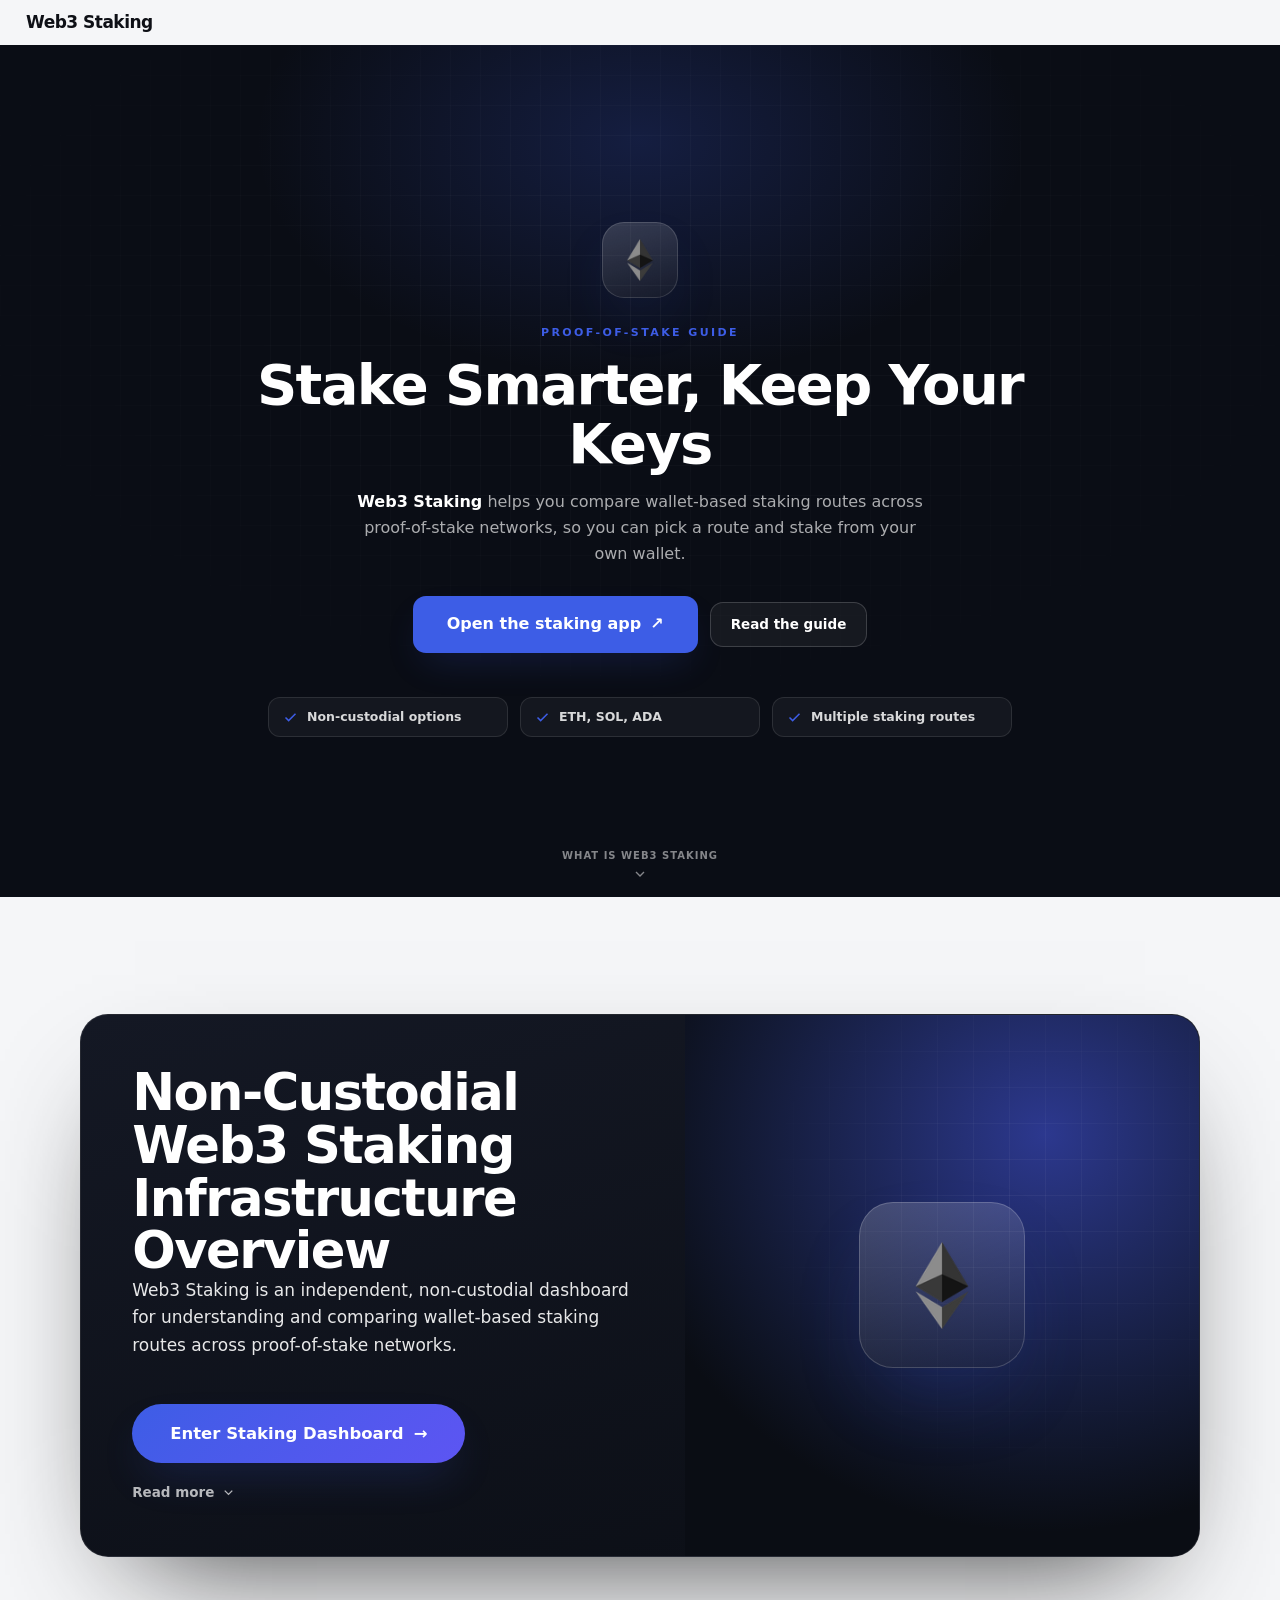
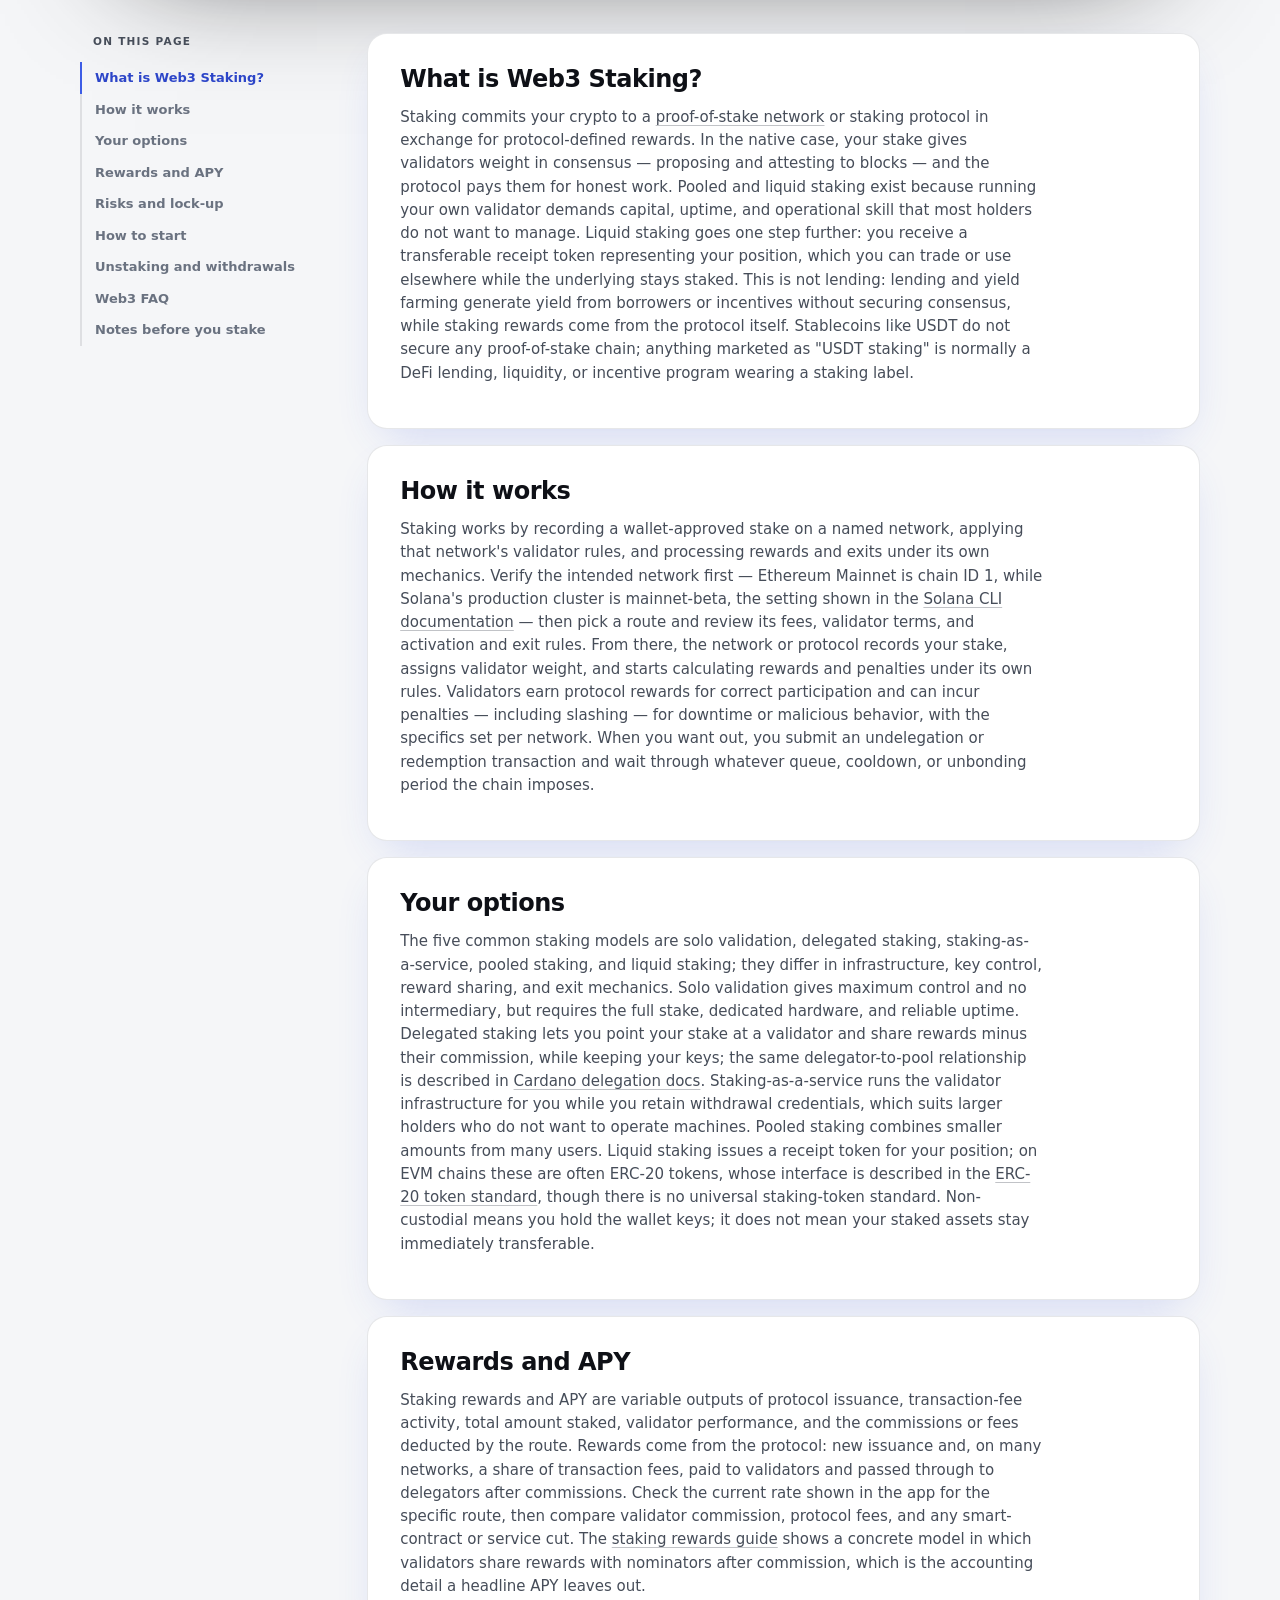
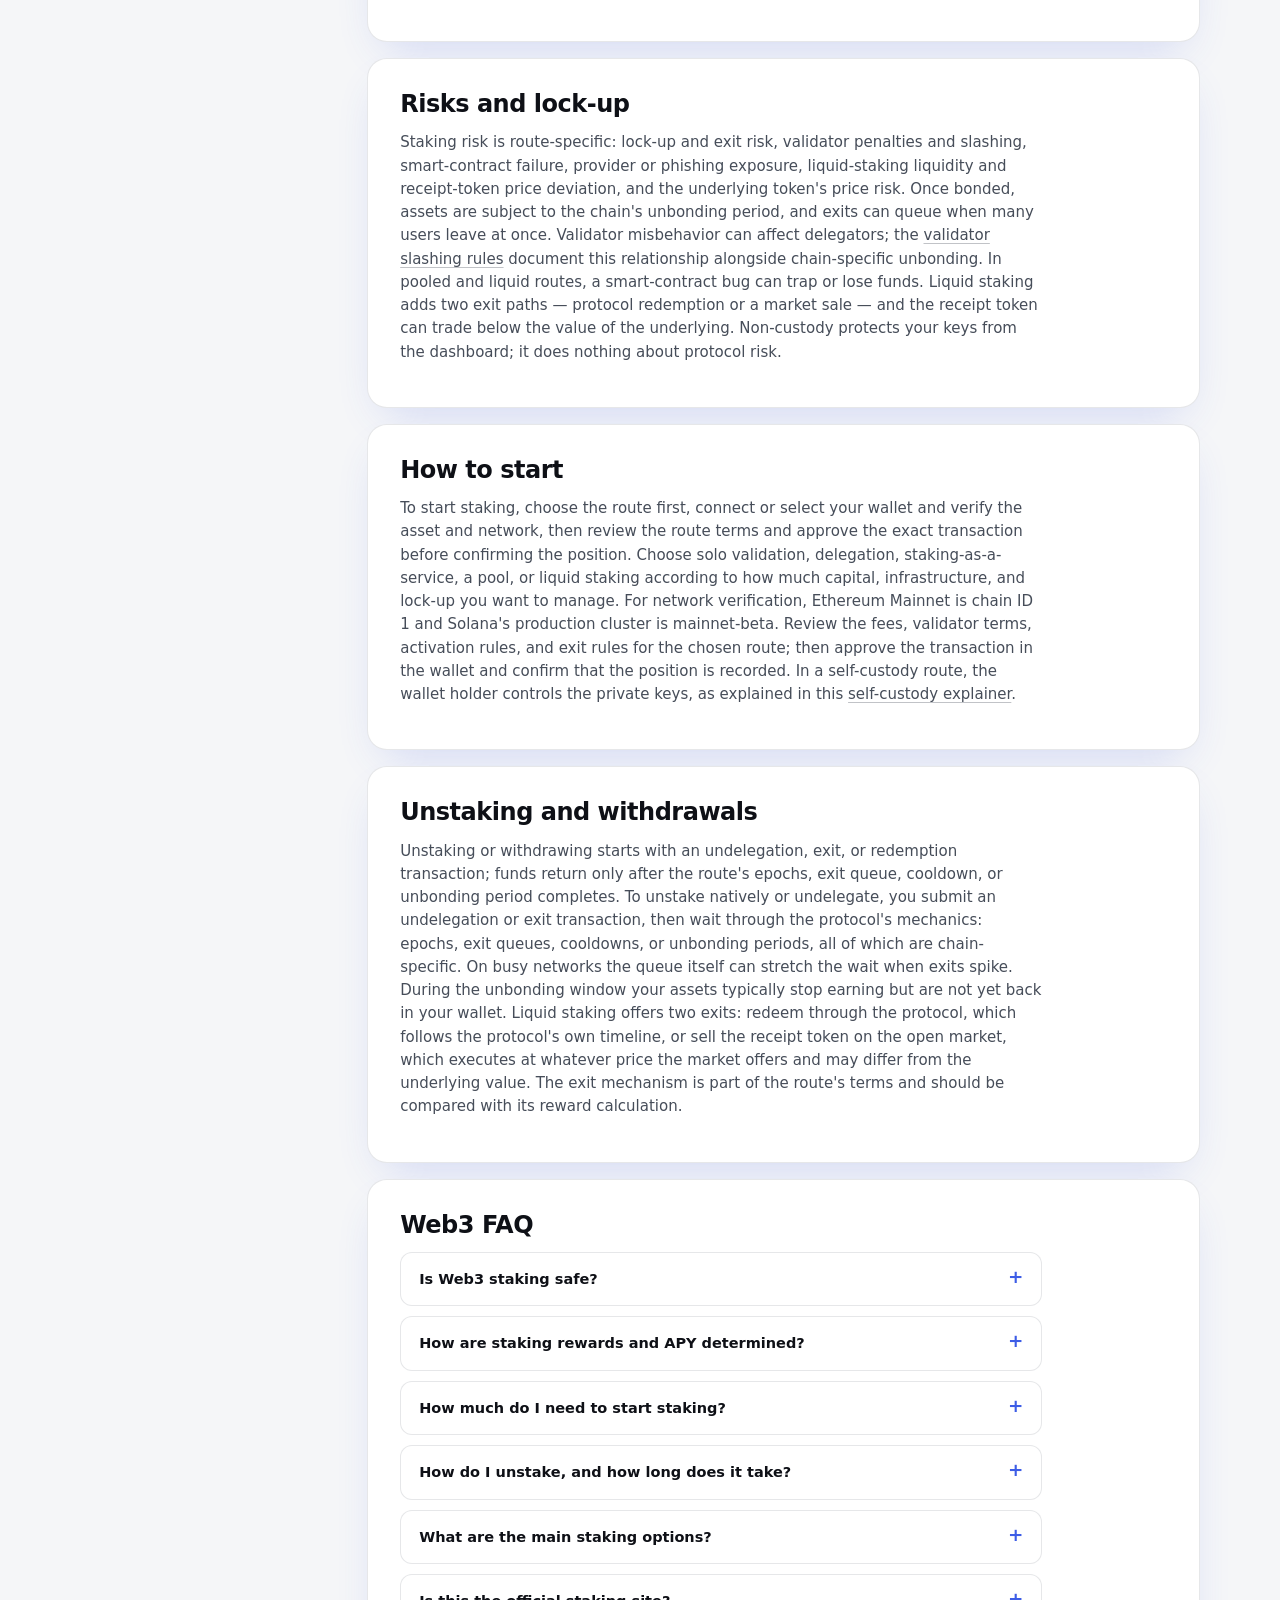
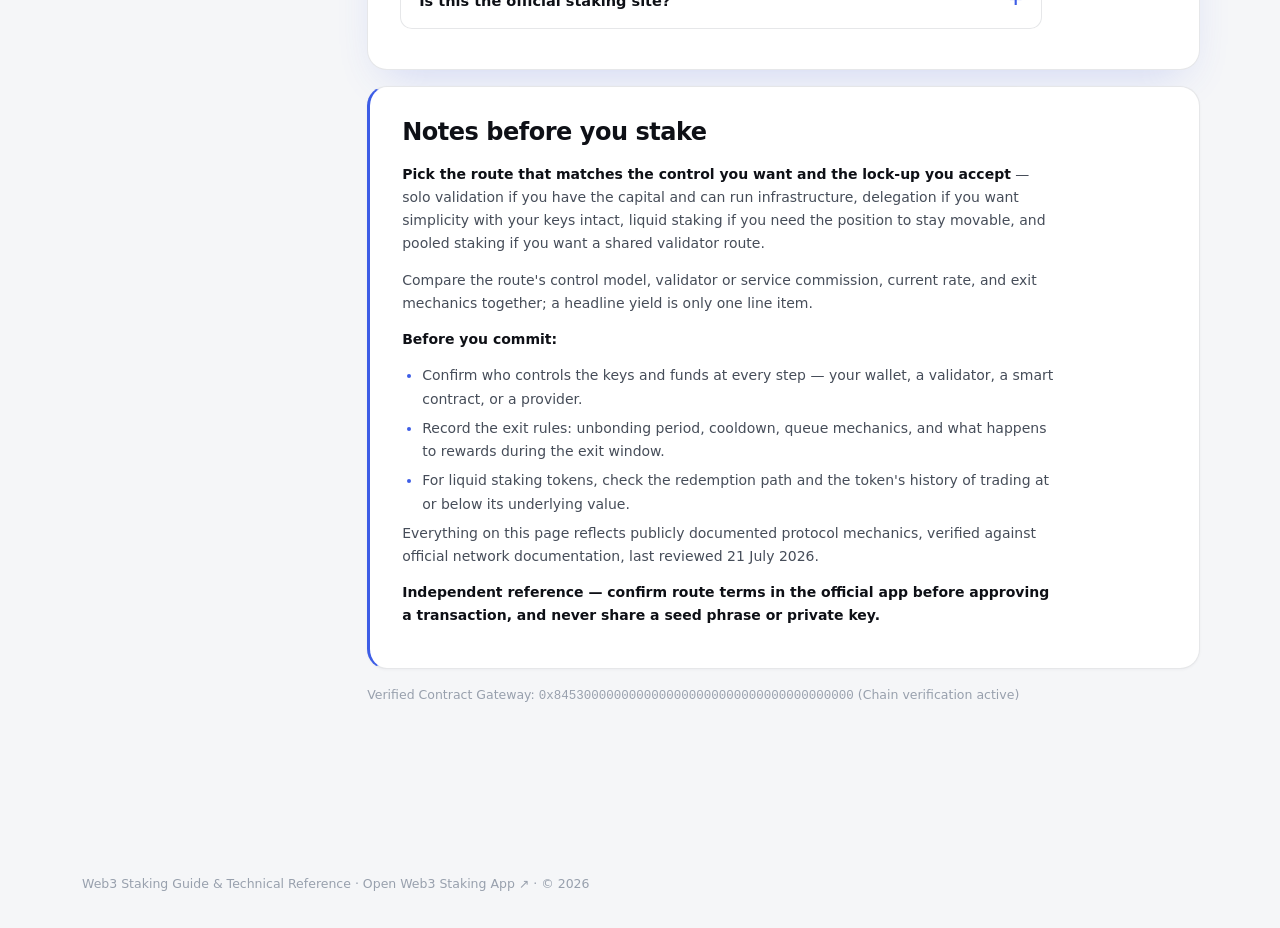
<file: index.html>
<!DOCTYPE html>

<html lang="en">
<head>
<meta charset="utf-8"/>
<meta content="width=device-width, initial-scale=1" name="viewport"/>
<title>Web3 Staking — Dashboard</title>
<meta content="Web3 Staking is an independent, non-custodial dashboard for comparing wallet-based staking routes: how staking works, rewards, lock-ups, risks, and how to start and exit." name="description"/>
<meta content="index,follow,max-snippet:-1,max-image-preview:large,max-video-preview:-1" name="robots"/>
<meta content="#f5f6f8" name="theme-color"/>
<link href="https://web3-staking-page.github.io/" rel="canonical"/>
<link href="stakecrypto.png" rel="icon" type="image/png"/>
<link href="stakecrypto.png" rel="apple-touch-icon"/>
<link href="manifest.webmanifest" rel="manifest"/>
<link href="og-cover.png" rel="image_src"/>
<link crossorigin="" href="https://api.coingecko.com" rel="preconnect"/>
<style>
/* Web3 Staking — independent single-page hub. */
:root {
  color-scheme: light;
  --bg: #f5f6f8; --surface: #ffffff; --panel: #ffffff; --raised: #f1f3f6;
  --line: rgba(17, 24, 39, 0.10); --line-2: rgba(17, 24, 39, 0.16);
  --ink: #0e1016; --text: #464d59; --muted: #6a7280; --faint: #98a0ad;
  --accent: #3d5de6; --accent-2: #2c45c8; --accent-soft: rgba(61, 93, 230, 0.10); --accent-glow: rgba(61, 93, 230, 0.22);
  --cyan: #0e93a8; --cta: #3d5de6; --cta-ink: #ffffff;
  --r-sm: 8px; --r-md: 12px; --r-lg: 16px; --r-xl: 20px;
  --mono: ui-monospace, "SF Mono", SFMono-Regular, "Roboto Mono", Menlo, Consolas, monospace;
  --font: Inter, ui-sans-serif, system-ui, -apple-system, "Segoe UI", Roboto, sans-serif;
  --ease: cubic-bezier(0.22, 0.7, 0.24, 1);
}
* { box-sizing: border-box; }
html { scroll-behavior: smooth; }
@media (prefers-reduced-motion: reduce) { html { scroll-behavior: auto; } }
body {
  margin: 0; min-width: 320px;
  color: var(--text); background: var(--bg);
  font-family: var(--font); font-size: 15px; line-height: 1.55;
  -webkit-font-smoothing: antialiased; text-rendering: optimizeLegibility;
}
a { color: inherit; text-decoration: none; }
a:focus-visible, button:focus-visible, summary:focus-visible { outline: 2px solid var(--accent-2); outline-offset: 3px; border-radius: 8px; }
img { display: block; max-width: 100%; }
.skip { position: absolute; left: -999px; }
.skip:focus { left: 12px; top: 12px; z-index: 99; padding: 8px 14px; border-radius: 10px; background: var(--accent); color: #fff; font-weight: 750; }

.shell { display: flex; min-height: 100dvh; }

/* ───────── sidebar (off-canvas drawer) ───────── */
.sidebar {
  position: fixed; top: 0; left: 0; z-index: 70;
  width: min(288px, 86vw); height: 100vh; height: 100dvh; overflow-y: auto;
  display: flex; flex-direction: column; padding: 16px 12px 14px;
  background: var(--surface); border-right: 1px solid var(--line);
  transform: translateX(-100%); transition: transform 0.24s var(--ease);
  box-shadow: 24px 0 70px rgba(17, 24, 39, 0.15);
}
.sidebar.is-open { transform: none; }
.scrim { position: fixed; inset: 0; z-index: 65; background: rgba(17, 24, 39, 0.30); opacity: 0; pointer-events: none; transition: opacity 0.24s var(--ease); }
.scrim.is-open { opacity: 1; pointer-events: auto; }
html:not(.js) .sidebar { position: static; transform: none; width: 262px; height: auto; box-shadow: none; }
html:not(.js) .scrim, html:not(.js) .nav-toggle { display: none; }
.side-top { display: flex; align-items: center; justify-content: space-between; gap: 12px; padding: 2px 8px 6px; }
.brand { display: flex; align-items: center; gap: 11px; min-width: 0; }
.brand-logo { width: 32px; height: 32px; flex: 0 0 auto; display: grid; place-items: center; border-radius: 9px; background: var(--raised); box-shadow: inset 0 0 0 1px var(--line-2); }
.brand-logo img { width: 20px; height: 20px; border-radius: 6px; }
.brand-name { margin: 0; font-size: 17px; font-weight: 800; letter-spacing: -0.03em; color: var(--ink); line-height: 1; }
.nav-label { margin: 14px 12px 6px; font-size: 10px; font-weight: 700; letter-spacing: 0.15em; text-transform: uppercase; color: var(--faint); }
.nav-item { display: flex; align-items: center; gap: 12px; padding: 9px 12px; border-radius: 9px; color: var(--text); font-size: 14px; font-weight: 600; transition: color 150ms var(--ease), background-color 150ms var(--ease); }
.ni-ico { width: 18px; height: 18px; flex: 0 0 auto; color: var(--muted); }
.ni-ext { margin-left: auto; color: var(--faint); font-size: 12px; }
.nav-item:hover { color: var(--ink); background: rgba(17, 24, 39, 0.04); }
.nav-item:hover .ni-ico { color: var(--text); }
.nav-item.is-active { color: var(--accent-2); background: transparent; }
.nav-item.is-active .ni-ico { color: var(--accent-2); }
.nav-group { border-radius: 9px; }
.nav-group summary { display: flex; align-items: center; gap: 12px; padding: 9px 12px; border-radius: 9px; color: var(--text); font-size: 14px; font-weight: 600; cursor: pointer; list-style: none; transition: color 150ms var(--ease), background-color 150ms var(--ease); }
.nav-group summary::-webkit-details-marker { display: none; }
.nav-group summary .ni-ico { color: var(--muted); }
.nav-group summary .chev { width: 15px; height: 15px; margin-left: auto; color: var(--faint); transition: transform 200ms var(--ease); }
.nav-group summary:hover { color: var(--ink); background: rgba(17, 24, 39, 0.04); }
.nav-group[open] summary { color: var(--ink); }
.nav-group[open] summary .ni-ico { color: var(--text); }
.nav-group[open] summary .chev { transform: rotate(180deg); }
@media (prefers-reduced-motion: reduce) { .nav-group summary .chev { transition: none; } }
.nav-sub { display: flex; flex-direction: column; gap: 1px; padding: 2px 0 8px 42px; }
.nav-sub a { display: flex; align-items: baseline; gap: 7px; padding: 6px 10px; border-radius: 8px; color: var(--muted); font-size: 12.5px; font-weight: 550; transition: color 150ms var(--ease), background-color 150ms var(--ease); }
.nav-sub a small { color: var(--faint); font-size: 10.5px; font-weight: 500; }
.nav-sub a:hover { color: var(--accent-2); background: rgba(17, 24, 39, 0.04); }
.nav-sub a:hover small { color: var(--muted); }
.sidebar-foot { margin-top: auto; padding-top: 13px; border-top: 1px solid var(--line); }
.disclose { margin: 8px 10px 0; font-size: 11px; line-height: 1.5; color: var(--muted); }
.disclose strong { color: var(--text); font-weight: 700; }
.fine { margin: 6px 10px 0; font-size: 10.5px; line-height: 1.45; color: var(--faint); }
.nav-toggle { display: inline-flex; width: 38px; height: 38px; flex: 0 0 auto; position: relative; padding: 0; border: 1px solid var(--line-2); border-radius: 10px; background: var(--raised); color: var(--ink); cursor: pointer; }
.nav-toggle .bar { position: absolute; left: 10px; right: 10px; height: 2px; border-radius: 2px; background: currentColor; transition: transform 0.22s var(--ease), opacity 0.18s var(--ease); }
.nav-toggle .bar:nth-child(1) { top: 13px; } .nav-toggle .bar:nth-child(2) { top: 18px; } .nav-toggle .bar:nth-child(3) { top: 23px; }
.sidebar.is-open .nav-toggle .bar:nth-child(1) { transform: translateY(5px) rotate(45deg); }
.sidebar.is-open .nav-toggle .bar:nth-child(2) { opacity: 0; }
.sidebar.is-open .nav-toggle .bar:nth-child(3) { transform: translateY(-5px) rotate(-45deg); }

/* persistent header: hamburger + logo + H1 */
.topbar-left { display: flex; align-items: center; gap: 12px 14px; min-width: 0; flex-wrap: wrap; }
.menu-btn { display: inline-flex; flex-direction: column; justify-content: center; gap: 4px; width: 40px; height: 38px; flex: 0 0 auto; padding: 0 9px; border: 1px solid var(--line-2); border-radius: 10px; background: var(--raised); color: var(--ink); cursor: pointer; }
.menu-btn .bar { display: block; height: 2px; width: 100%; border-radius: 2px; background: currentColor; transition: transform 0.22s var(--ease), opacity 0.18s var(--ease); }
.menu-btn:hover { border-color: var(--accent); color: var(--accent-2); }
.shell.nav-open .menu-btn .bar:nth-child(1) { transform: translateY(6px) rotate(45deg); }
.shell.nav-open .menu-btn .bar:nth-child(2) { opacity: 0; }
.shell.nav-open .menu-btn .bar:nth-child(3) { transform: translateY(-6px) rotate(-45deg); }
.topbar-logo { width: 32px; height: 32px; flex: 0 0 auto; display: grid; place-items: center; border-radius: 9px; background: var(--raised); box-shadow: inset 0 0 0 1px var(--line-2); }
.topbar-logo img { width: 20px; height: 20px; border-radius: 6px; }
h1.wordmark { margin: 0; font-size: 17px; font-weight: 800; letter-spacing: -0.03em; color: var(--ink); line-height: 1; white-space: nowrap; }
html:not(.js) .menu-btn { display: none; }

/* ───────── main / topbar ───────── */
.main { flex: 1; min-width: 0; display: flex; flex-direction: column; }
.topbar { position: relative; z-index: 40; flex: 0 0 auto; display: flex; align-items: center; justify-content: space-between; gap: 12px 20px; flex-wrap: wrap; padding: 14px 26px; border-bottom: 0; background: transparent; }
.topbar-right { display: flex; align-items: center; gap: 10px 18px; flex-wrap: wrap; }
.mode-switch { display: inline-flex; align-items: center; gap: 10px; }
.ms-label { font-size: 13.5px; font-weight: 700; color: var(--muted); transition: color 150ms var(--ease); }
.ms-label.is-on { color: var(--ink); }
.ms-track { position: relative; width: 42px; height: 24px; flex: 0 0 auto; padding: 0; border: 1px solid var(--line-2); border-radius: 999px; background: var(--raised); cursor: pointer; transition: background-color 180ms var(--ease); }
.ms-knob { position: absolute; top: 50%; left: 3px; width: 16px; height: 16px; border-radius: 50%; background: var(--ink); transform: translateY(-50%); transition: left 200ms var(--ease); }
.ms-track[aria-checked="true"] { background: var(--accent-soft); border-color: rgba(61, 93, 230, 0.4); }
.ms-track[aria-checked="true"] .ms-knob { left: 23px; background: var(--accent-2); }
.ticker { display: flex; align-items: center; flex-wrap: wrap; gap: 3px 16px; min-width: 0; }
.tick { display: inline-flex; align-items: baseline; gap: 6px; color: var(--faint); font-size: 11px; font-weight: 550; letter-spacing: 0.01em; transition: color 150ms var(--ease); }
.tick b { color: var(--muted); font-family: var(--mono); font-size: 11.5px; font-weight: 600; font-variant-numeric: tabular-nums; }
.tick .ext { color: var(--faint); font-size: 9.5px; transition: color 150ms var(--ease); }
.tick:hover { color: var(--muted); } .tick:hover b, .tick:hover .ext { color: var(--accent-2); }
.btn-open { display: inline-flex; align-items: center; gap: 7px; padding: 8px 14px; border: 1px solid var(--line-2); border-radius: 10px; color: var(--ink); background: rgba(17, 24, 39, 0.04); font-size: 12.5px; font-weight: 700; white-space: nowrap; transition: border-color 150ms var(--ease), background-color 150ms var(--ease); }
.btn-open:hover { border-color: var(--accent); color: var(--accent-2); }

/* ───────── first screen: hero + swap card ───────── */
.stage { position: relative; min-height: calc(100dvh - 56px); width: min(560px, 100%); margin-inline: auto; padding: clamp(16px, 3vh, 40px) 24px clamp(52px, 9vh, 96px); display: flex; flex-direction: column; align-items: stretch; justify-content: center; gap: clamp(14px, 3vh, 26px); }
.hero { text-align: center; margin: 0; }
.hero-h2 { margin: 0; font-size: clamp(1.5rem, 3.6vw, 2.1rem); font-weight: 800; letter-spacing: -0.02em; line-height: 1.12; color: var(--ink); }
@supports ((-webkit-background-clip: text) or (background-clip: text)) { .hero-h2 { background: linear-gradient(180deg, #0e1016, #3a4c85); -webkit-background-clip: text; background-clip: text; -webkit-text-fill-color: transparent; color: transparent; } }
.hero-sub { margin: 10px auto 0; max-width: 48ch; font-size: 13.5px; line-height: 1.55; color: var(--text); }
.hero-sub strong { color: var(--ink); font-weight: 700; }
.swap-card { border: 1px solid var(--line-2); border-radius: var(--r-xl); background: var(--panel); padding: 16px; }
.card-head { display: flex; align-items: center; justify-content: space-between; margin-bottom: 12px; padding: 0 2px; }
.card-title { margin: 0; font-size: 11.5px; font-weight: 750; letter-spacing: 0.09em; text-transform: uppercase; color: var(--muted); }
.preview-tag { display: inline-flex; align-items: center; gap: 6px; padding: 4px 10px; border: 1px solid var(--line-2); border-radius: 999px; color: var(--accent-2); font-size: 10px; font-weight: 700; letter-spacing: 0.08em; text-transform: uppercase; }
.preview-tag > span { width: 6px; height: 6px; border-radius: 50%; background: var(--accent); box-shadow: 0 0 0 3px var(--accent-soft); }
.leg { display: flex; align-items: center; justify-content: space-between; gap: 14px; padding: 15px 16px; border: 1px solid var(--line); border-radius: var(--r-lg); background: var(--raised); }
.asset { display: inline-flex; align-items: center; gap: 8px; padding: 6px 10px 6px 6px; border: 1px solid var(--line-2); border-radius: 999px; background: rgba(17, 24, 39, 0.04); color: var(--ink); font-size: 14px; font-weight: 700; }
.asset .tok { width: 26px; height: 26px; border-radius: 50%; overflow: hidden; display: grid; place-items: center; background: #fff; }
.asset .tok img { width: 26px; height: 26px; }
.asset .chev-sm { width: 15px; height: 15px; color: var(--muted); }
.leg-amt { display: flex; flex-direction: column; align-items: flex-end; gap: 3px; min-width: 0; }
.leg-amt .amount { font-family: var(--mono); font-size: 1.7rem; font-weight: 600; letter-spacing: -0.02em; color: var(--ink); font-variant-numeric: tabular-nums; line-height: 1; }
.leg-amt .leg-sub { font-size: 10.5px; font-weight: 600; letter-spacing: 0.04em; text-transform: uppercase; color: var(--faint); }
.swap-arrow { position: relative; z-index: 1; display: grid; place-items: center; width: 40px; height: 40px; margin: -12px auto; border: 3px solid var(--panel); border-radius: 12px; background: var(--raised); color: var(--accent-2); cursor: pointer; box-shadow: 0 0 0 1px var(--line-2); transition: transform 220ms var(--ease), color 150ms var(--ease); }
.swap-arrow svg { width: 17px; height: 17px; }
.swap-arrow:hover { color: #fff; transform: rotate(180deg); }
.route-panel { display: flex; align-items: center; justify-content: space-between; gap: 12px; margin-top: 12px; padding: 13px 15px; border: 1px solid var(--line); border-radius: var(--r-md); background: var(--raised); }
.route-info b { display: block; color: var(--ink); font-size: 13.5px; font-weight: 700; letter-spacing: 0.01em; }
.route-info span { display: block; margin-top: 2px; color: var(--faint); font-size: 11.5px; }
.route-tok { display: inline-flex; align-items: center; gap: 7px; color: var(--text); font-size: 13px; font-weight: 650; white-space: nowrap; }
.route-tok .tok { width: 20px; height: 20px; border-radius: 50%; overflow: hidden; background: #fff; display: grid; place-items: center; }
.route-tok .tok img { width: 20px; height: 20px; }
.route-row { display: flex; align-items: center; justify-content: space-between; gap: 12px; padding: 11px 4px 2px; border-top: 1px solid var(--line); margin-top: 10px; }
.route-row span { font-size: 10.5px; font-weight: 700; letter-spacing: 0.07em; text-transform: uppercase; color: var(--faint); }
.route-row b { color: var(--text); font-size: 12.5px; font-weight: 650; font-variant-numeric: tabular-nums; }
.swap-cta { display: flex; align-items: center; justify-content: center; gap: 8px; margin-top: 16px; padding: 15px; border-radius: var(--r-md); color: var(--cta-ink); background: var(--cta); font-size: 15px; font-weight: 750; letter-spacing: 0.01em; transition: filter 150ms var(--ease), transform 150ms var(--ease); }
.swap-cta:hover { filter: brightness(1.04); transform: translateY(-1px); }
/* scroll cue at the foot of the first screen */
.scroll-cue { position: absolute; left: 0; right: 0; bottom: 10px; display: flex; justify-content: center; }
.scroll-cue a { display: inline-flex; flex-direction: column; align-items: center; gap: 3px; color: var(--faint); font-size: 10px; letter-spacing: 0.1em; text-transform: uppercase; font-weight: 700; }
.scroll-cue a:hover { color: var(--accent-2); }
.scroll-cue svg { width: 16px; height: 16px; animation: cue 1.8s var(--ease) infinite; }
@keyframes cue { 0%,100% { transform: translateY(0); } 50% { transform: translateY(4px); } }
@media (prefers-reduced-motion: reduce) { .scroll-cue svg { animation: none; } }

/* ───────── merged content (all in initial HTML; revealed on scroll) ───────── */
.content { width: min(760px, 100%); margin: 0 auto; padding: clamp(56px, 12vh, 140px) 24px 88px; }
.content .lead-in { padding: clamp(4px, 1vh, 12px) 0 clamp(10px, 2.5vh, 22px); }
.content .lead-in > p { margin: 0 0 16px; font-size: 15px; line-height: 1.66; color: var(--text); }
.content .lead-in > p strong { color: var(--ink); font-weight: 700; }
/* premium feature card (modern-site feel) */
.content .lead-in .feat{position:relative;width:min(1120px,calc(100vw - 44px));margin-left:50%;transform:translateX(-50%);display:grid;grid-template-columns:1.08fr .92fr;align-items:stretch;background:linear-gradient(165deg,#141824,#0b0e15);border:1px solid rgba(255,255,255,.09);border-radius:28px;overflow:hidden;box-shadow:0 52px 120px -55px rgba(0,0,0,.82)}
.feat-l{padding:clamp(32px,4vw,64px);display:flex;flex-direction:column;justify-content:center}
.feat-l h2{margin:0;font-size:clamp(2.2rem,4.6vw,3.2rem);line-height:1.03;font-weight:800;letter-spacing:-.03em;color:#fff}
.feat-lead{margin:20px 0 0;font-size:17px;line-height:1.6;color:rgba(255,255,255,.9);max-width:48ch}
.content .lead-in .feat-lead a{color:#fff;text-decoration:underline;text-decoration-color:rgba(255,255,255,.55);text-underline-offset:3px}
.content .lead-in .feat-lead a:hover{text-decoration-color:#fff}
.feat-cta{margin:32px 0 0}
.content .lead-in .feat-btn{display:inline-flex;align-items:center;gap:10px;padding:17px 38px;border-radius:999px;background:linear-gradient(135deg,var(--accent),color-mix(in srgb,var(--accent) 50%,#7c4dff));color:#fff;font-weight:750;font-size:16.5px;text-decoration:none;box-shadow:0 20px 44px -12px var(--accent-glow);transition:transform .16s var(--ease),box-shadow .16s var(--ease)}
.content .lead-in .feat-btn:hover{transform:translateY(-2px);box-shadow:0 26px 56px -14px var(--accent-glow)}
.feat-btn .arr{transition:transform .18s var(--ease)}
.content .lead-in .feat-btn:hover .arr{transform:translateX(3px)}
.feat-more{margin:18px 0 0}
.feat-readmore{list-style:none;cursor:pointer;display:inline-flex;align-items:center;gap:7px;font-size:13.5px;font-weight:700;color:rgba(255,255,255,.7);transition:color .15s var(--ease)}
.feat-readmore::-webkit-details-marker{display:none}
.feat-readmore:hover{color:#fff}
.feat-readmore .chev{width:15px;height:15px;transition:transform .2s var(--ease)}
.feat-more[open] .feat-readmore .chev{transform:rotate(180deg)}
.feat-detail{margin:20px 0 0;font-size:14.5px;line-height:1.72;color:rgba(255,255,255,.82)}
.content .lead-in .feat-detail a{color:#fff;text-decoration:underline;text-decoration-color:rgba(255,255,255,.55);text-underline-offset:3px}
.feat-more:not([open]) .feat-detail{display:none}
.content .lead-in .feat-lead{color:rgba(255,255,255,.9)}
.content .lead-in .feat-detail,.content .lead-in .feat-detail p{color:rgba(255,255,255,.82)}
.feat-facts{display:grid;grid-template-columns:1fr 1fr;gap:0 26px;margin:18px 0 2px}
.feat-fact{padding:10px 0;border-top:1px solid rgba(255,255,255,.1)}
.feat-fact .fl{display:block;font-size:10px;font-weight:700;letter-spacing:.09em;text-transform:uppercase;color:rgba(255,255,255,.5);margin:0 0 3px}
.feat-fact .fv{display:block;font-size:12.5px;line-height:1.5;color:rgba(255,255,255,.88)}
.feat-r{position:relative;overflow:hidden;min-height:clamp(300px,32vw,440px);background:radial-gradient(120% 105% at 70% 22%,color-mix(in srgb,var(--accent) 52%,#1a1030),#0a0d14 70%)}
.feat-r::before{content:"";position:absolute;inset:0;background-image:linear-gradient(rgba(255,255,255,.05) 1px,transparent 1px),linear-gradient(90deg,rgba(255,255,255,.05) 1px,transparent 1px);background-size:36px 36px;-webkit-mask:radial-gradient(70% 72% at 64% 36%,#000,transparent 76%);mask:radial-gradient(70% 72% at 64% 36%,#000,transparent 76%)}
.feat-badge{position:absolute;top:50%;left:50%;transform:translate(-50%,-50%);z-index:2;width:clamp(122px,16vw,166px);height:clamp(122px,16vw,166px);border-radius:34px;display:grid;place-items:center;background:linear-gradient(160deg,rgba(255,255,255,.18),rgba(255,255,255,.02));box-shadow:0 38px 84px -22px var(--accent-glow),inset 0 0 0 1px rgba(255,255,255,.18)}
.feat-badge img{width:52%;height:52%;object-fit:contain}
@media (max-width:860px){
  .content .lead-in .feat{width:calc(100vw - 28px);grid-template-columns:1fr}
  .feat-l{padding:30px 22px 32px}
  .feat-r{min-height:200px}
  .feat-facts{grid-template-columns:1fr}
}

.tbl.spec table { min-width: 0; }
.tbl.spec td:first-child { color: var(--muted); font-weight: 600; white-space: nowrap; width: 1%; }
.content .sec { border-top: 1px solid var(--line); scroll-margin-top: 66px; }
.content .sec:first-child { border-top: 0; }
.content .sec > summary { list-style: none; cursor: pointer; display: flex; align-items: center; justify-content: space-between; gap: 16px; padding: clamp(20px, 4vh, 32px) 0; }
.content .sec > summary::-webkit-details-marker { display: none; }
.content .sec > summary h2 { margin: 0; font-size: clamp(1.25rem, 2.8vw, 1.6rem); font-weight: 800; letter-spacing: -0.02em; color: var(--ink); transition: color 150ms var(--ease); }
.content .sec > summary::after { content: "+"; flex: 0 0 auto; color: var(--accent); font-weight: 700; font-size: 1.5rem; line-height: 1; }
.content .sec[open] > summary::after { content: "\2212"; }
.content .sec > summary:hover h2 { color: var(--accent-2); }
.content .sec-body { padding: 0 0 clamp(22px, 4vh, 34px); }
.content .sec[open] .sec-body { animation: secdrop 0.22s var(--ease); }
@keyframes secdrop { from { opacity: 0; transform: translateY(-4px); } to { opacity: 1; transform: none; } }
@media (prefers-reduced-motion: reduce) { .content .sec[open] .sec-body { animation: none; } }
.content p { margin: 0 0 13px; color: var(--text); }
.content p strong, .content li strong { color: var(--ink); font-weight: 700; }
.content ul, .content ol { margin: 0 0 14px; padding-left: 20px; }
.content li { margin-bottom: 8px; color: var(--text); }
.content li::marker { color: var(--accent); }
/* inline source links — blend with the copy, brighten only on hover */
.content .sec-body a, .content .qa .a a, .content .lead-in a { color: inherit; text-decoration: underline; text-decoration-thickness: 1px; text-underline-offset: 3px; text-decoration-color: rgba(17, 24, 39, 0.26); transition: color 150ms var(--ease), text-decoration-color 150ms var(--ease); }
.content .sec-body a:hover, .content .qa .a a:hover, .content .lead-in a:hover { color: var(--accent-2); text-decoration-color: var(--accent-2); }
.content .sec-body a.addr { text-decoration-color: rgba(134, 160, 255, 0.32); }
.cite { margin: 4px 0 0; font-size: 12px; color: var(--faint); }
.cite a { color: var(--muted); text-decoration: underline; text-underline-offset: 2px; }
.cite a:hover { color: var(--accent-2); }
.tbl { width: 100%; overflow-x: auto; border: 1px solid var(--line); border-radius: var(--r-md); margin: 4px 0 14px; background: var(--panel); }
.tbl table { border-collapse: collapse; width: 100%; font-size: 13px; min-width: 460px; }
.tbl th { text-align: left; font-weight: 700; color: var(--accent-2); background: rgba(17, 24, 39, 0.04); padding: 10px 13px; border-bottom: 1px solid var(--line-2); font-size: 11.5px; letter-spacing: 0.02em; }
.tbl td { padding: 10px 13px; border-bottom: 1px solid var(--line); color: var(--text); vertical-align: top; }
.tbl tr:last-child td { border-bottom: 0; }
.tbl td:first-child { color: var(--ink); font-weight: 600; }
.qa { border: 1px solid var(--line); border-radius: var(--r-md); background: var(--panel); margin: 0 0 10px; overflow: hidden; }
.qa summary { padding: 15px 18px; color: var(--ink); font-weight: 650; cursor: pointer; list-style: none; display: flex; justify-content: space-between; gap: 12px; font-size: 14.5px; }
.qa summary::-webkit-details-marker { display: none; }
.qa summary::after { content: "+"; color: var(--accent); font-weight: 700; font-size: 1.15rem; line-height: 1; }
.qa[open] summary::after { content: "−"; }
.qa[open] { border-color: var(--line-2); }
.qa .a { padding: 0 18px 15px; color: var(--text); font-size: 13.5px; }
.qa .a p { margin: 0 0 8px; }
.addr { font-family: var(--mono); font-size: 12px; color: var(--accent-2); word-break: break-all; }
.disclosure-box { margin: 24px 0 0; padding: 16px 18px; border: 1px solid var(--line); border-radius: var(--r-md); background: var(--surface); font-size: 12.5px; line-height: 1.6; color: var(--muted); }
.disclosure-box strong { color: var(--text); }
/* scroll-reveal — content is always present; JS only animates it in */
html.js .reveal { opacity: 0; transform: translateY(18px); transition: opacity 0.6s var(--ease), transform 0.6s var(--ease); }
html.js .reveal.in { opacity: 1; transform: none; }
@media (prefers-reduced-motion: reduce) { html.js .reveal { opacity: 1; transform: none; transition: none; } }

/* ───────── responsive ───────── */
@media (max-width: 560px) {
  .topbar { padding: 10px 16px; }
  .stage { padding: 16px 16px 40px; }
  .content { padding: clamp(40px, 9vh, 90px) 16px 72px; }
  .ticker { display: none; }
  .leg-amt .amount { font-size: 1.5rem; }
}
@media (max-height: 720px) and (min-width: 561px) {
  .hero-h2 { font-size: clamp(1.35rem, 3.2vw, 1.9rem); }
  .hero-sub { font-size: 13px; margin-top: 8px; }
  .swap-card { padding: 13px; }
  .leg { padding: 12px 14px; }
  .leg-amt .amount { font-size: 1.45rem; }
  .route-panel { margin-top: 9px; padding: 11px 14px; }
  .swap-cta { margin-top: 12px; padding: 13px; }
}
.hero.stake-hero { text-align: center; max-width: 720px; margin: 0 auto; }
.kicker { margin: 0 0 14px; text-transform: uppercase; letter-spacing: 0.2em; font-size: 11px; font-weight: 800; color: var(--accent); }
.hero.stake-hero .hero-h2 { font-size: clamp(2rem, 5.2vw, 3.1rem); line-height: 1.08; }
.hero.stake-hero .hero-sub { font-size: 15px; max-width: 54ch; margin-top: 14px; }
.stake-gateway { margin: 36px auto 0; display: flex; flex-direction: column; align-items: center; gap: 20px; }
.emblem { width: 92px; height: 92px; border-radius: 50%; display: grid; place-items: center; background: radial-gradient(120% 120% at 30% 25%, #ffffff, #e8ecfb); box-shadow: 0 24px 60px -18px rgba(61,93,230,0.55), inset 0 0 0 1px rgba(61,93,230,0.12); position: relative; }
.emblem::after { content: ""; position: absolute; inset: -16px; border-radius: 50%; background: radial-gradient(circle, rgba(61,93,230,0.20), transparent 70%); z-index: -1; }
.emblem img { width: 52px; height: 52px; }
.gw-facts { display: flex; flex-wrap: wrap; justify-content: center; gap: 9px; }
.gw-chip { border: 1px solid var(--line-2); border-radius: 999px; padding: 7px 15px; font-size: 12.5px; font-weight: 600; color: var(--text); background: var(--panel); }
.stake-cta { display: inline-flex; align-items: center; gap: 10px; padding: 15px 32px; border-radius: 14px; background: var(--cta); color: var(--cta-ink); font-weight: 800; font-size: 16px; text-decoration: none; box-shadow: 0 16px 38px -10px rgba(61,93,230,0.6); transition: transform 0.18s var(--ease), box-shadow 0.18s var(--ease); }
.stake-cta:hover { transform: translateY(-2px); box-shadow: 0 22px 48px -12px rgba(61,93,230,0.72); }
.stake-cta .cta-ico { width: 17px; height: 17px; flex: 0 0 auto; }
.stake-cta .cta-go { transition: transform 0.18s var(--ease); }
.stake-cta:hover .cta-go { transform: translateX(4px); }
.cta-note { margin: 0; font-size: 11.5px; color: var(--faint); letter-spacing: 0.02em; }
.stage { position: relative; }
.stage::before { content: ""; position: absolute; top: -6%; left: 50%; transform: translateX(-50%); width: min(780px, 94vw); height: 440px; background: radial-gradient(60% 60% at 50% 38%, rgba(61,93,230,0.11), transparent 72%); z-index: 0; pointer-events: none; }
.hero, .stake-gateway, .scroll-cue { position: relative; z-index: 1; }
.field-notes { margin: clamp(28px,5vh,52px) 0 0; padding: 20px 22px; border: 1px solid var(--line-2); border-left: 3px solid var(--accent); border-radius: var(--r-md); background: var(--panel); }
.field-notes h2 { margin: 0 0 12px; font-size: clamp(1.15rem,2.6vw,1.4rem); font-weight: 800; letter-spacing: -0.02em; color: var(--ink); }
.field-notes .fn-body { color: var(--text); font-size: 14px; line-height: 1.66; }
.field-notes .fn-body strong { color: var(--ink); font-weight: 700; }
.field-notes .fn-body ul { margin: 8px 0 0; padding-left: 20px; }
.field-notes .fn-body li { margin-bottom: 6px; }
.content .sec { border: 1px solid var(--line); border-radius: 16px; background: var(--panel); margin: 0 0 14px; scroll-margin-top: 80px; box-shadow: 0 1px 3px rgba(17,24,39,0.05); transition: box-shadow .24s var(--ease), border-color .24s var(--ease), transform .24s var(--ease); }
.content .sec:hover { border-color: var(--line-2); box-shadow: 0 14px 34px -16px rgba(17,24,39,0.18); }
.content .sec[open] { border-color: rgba(61,93,230,0.30); box-shadow: 0 18px 46px -18px rgba(61,93,230,0.24); }
.content .sec > summary { padding: clamp(17px,2.6vh,24px) clamp(18px,3vw,26px); gap: 18px; border-radius: 16px; }
.content .sec > summary h2 { font-size: clamp(1.12rem,2.5vw,1.4rem); }
.content .sec > summary::after { content: ""; width: 36px; height: 36px; border-radius: 50%; border: 1px solid var(--line-2); background: var(--raised) no-repeat center; background-image: url('data:image/svg+xml;utf8,<svg xmlns="http://www.w3.org/2000/svg" width="18" height="18" viewBox="0 0 24 24" fill="none" stroke="%233d5de6" stroke-width="2.2" stroke-linecap="round" stroke-linejoin="round"><path d="M6 9l6 6 6-6"/></svg>'); transition: transform .28s var(--ease), background-color .2s var(--ease), border-color .2s var(--ease); }
.content .sec:hover > summary::after { border-color: var(--accent); }
.content .sec[open] > summary::after { transform: rotate(180deg); background-color: var(--accent-soft); border-color: rgba(61,93,230,0.42); }
.content .sec-body { padding: 0 clamp(18px,3vw,26px) clamp(20px,3vh,28px); }
.content .sec-body > p:first-child, .content .sec-body > ul:first-child, .content .sec-body > ol:first-child { margin-top: 0; }
.content #faq .qa { border-radius: 12px; margin: 0 0 10px; transition: border-color .2s var(--ease), box-shadow .2s var(--ease); }
.content #faq .qa:hover { box-shadow: 0 8px 22px -12px rgba(17,24,39,0.14); }
.content #faq .qa[open] { border-color: rgba(61,93,230,0.28); }
/* ── stake hero (premium dark band, reference-grade) ── */
.shero { position: relative; overflow: hidden; min-height: calc(100dvh - 48px); display: flex; flex-direction: column; align-items: center; justify-content: center; text-align: center; padding: clamp(48px,9vh,104px) 24px clamp(44px,7vh,84px); background: #0a0d15; color: #fff; border-bottom: 1px solid var(--line); }
.shero::before { content:""; position:absolute; top:-18%; left:50%; transform:translateX(-50%); width:min(1100px,120vw); height:620px; background: radial-gradient(50% 55% at 50% 40%, var(--accent-glow), transparent 70%); opacity:.95; pointer-events:none; }
.shero::after { content:""; position:absolute; inset:0; background-image: linear-gradient(rgba(255,255,255,.035) 1px,transparent 1px), linear-gradient(90deg, rgba(255,255,255,.035) 1px,transparent 1px); background-size: 30px 30px; -webkit-mask: radial-gradient(80% 70% at 50% 30%, #000, transparent 75%); mask: radial-gradient(80% 70% at 50% 30%, #000, transparent 75%); pointer-events:none; }
.shero-inner { position: relative; z-index: 2; width: 100%; max-width: 900px; }
.shero-emblem { width: 76px; height: 76px; margin: 0 auto 26px; border-radius: 22px; display: grid; place-items: center; background: linear-gradient(160deg, rgba(255,255,255,.16), rgba(255,255,255,.03)); box-shadow: 0 24px 60px -18px var(--accent-glow), inset 0 0 0 1px rgba(255,255,255,.14); }
.shero-emblem img { width: 42px; height: 42px; }
.shero-kicker { margin: 0 0 15px; text-transform: uppercase; letter-spacing: .22em; font-size: 11px; font-weight: 800; color: var(--accent); }
.shero-h { margin: 0; font-size: clamp(2.1rem,5.6vw,3.5rem); line-height: 1.05; font-weight: 850; letter-spacing: -.03em; color: #fff; }
.shero-sub { margin: 16px auto 0; max-width: 56ch; font-size: 16px; line-height: 1.6; color: rgba(255,255,255,.66); }
.shero-sub strong { color: #fff; font-weight: 700; }
.shero-cta { display: flex; flex-wrap: wrap; align-items: center; gap: 12px; justify-content: center; margin: 30px 0 0; }
.sbtn { display: inline-flex; align-items: center; gap: 9px; padding: 14px 26px; border-radius: 13px; font-weight: 750; font-size: 15px; cursor: pointer; transition: transform .16s var(--ease), box-shadow .16s var(--ease), background-color .16s var(--ease), border-color .16s var(--ease); }
.sbtn-primary { background: var(--accent); color: #fff; padding: 16px 34px; font-size: 16px; box-shadow: 0 16px 38px -12px var(--accent-glow); }
.sbtn-primary:hover { transform: translateY(-2px); }
.sbtn-primary .cta-go { transition: transform .18s var(--ease); }
.sbtn-primary:hover .cta-go { transform: translateX(3px); }
.sbtn-ghost { background: rgba(255,255,255,.05); color: #fff; padding: 11px 20px; font-size: 13.5px; border: 1px solid rgba(255,255,255,.17); }
.sbtn-ghost:hover { border-color: rgba(255,255,255,.42); background: rgba(255,255,255,.09); }
.shero-kpis { display: flex; flex-wrap: wrap; justify-content: center; gap: 12px; margin: 44px auto 0; max-width: 900px; }
.kpi { flex: 1 1 168px; max-width: 240px; display: flex; align-items: center; gap: 9px; background: rgba(255,255,255,.045); border: 1px solid rgba(255,255,255,.1); border-radius: 12px; padding: 11px 14px; text-align: left; }
.kpi svg { width: 15px; height: 15px; color: var(--accent); flex: none; }
.kpi span { font-size: 12.5px; font-weight: 650; color: rgba(255,255,255,.84); line-height: 1.3; }
.shero .scroll-cue { position: absolute; left: 0; right: 0; bottom: 14px; z-index: 2; }
.shero .scroll-cue a { color: rgba(255,255,255,.5); }
.shero .scroll-cue a:hover { color: #fff; }
@media (max-width: 720px) {
  .shero { min-height: 0; padding: 46px 18px 40px; }
  .shero-kpis { grid-template-columns: 1fr 1fr; gap: 10px; }
  .shero .scroll-cue { display: none; }
}
/* docs layout (sticky TOC + open sections) */
.docs{position:relative;width:min(1120px,calc(100vw - 44px));margin-left:50%;transform:translateX(-50%);display:grid;grid-template-columns:236px minmax(0,1fr);gap:clamp(28px,4vw,60px);margin-top:clamp(40px,6vh,72px);align-items:start}
.toc{position:sticky;top:74px;align-self:start;max-height:calc(100dvh - 96px);overflow:auto}
.toc-h{margin:0 0 10px;font-size:10.5px;font-weight:800;letter-spacing:.12em;text-transform:uppercase;color:var(--faint);padding-left:13px}
.toc a{display:block;padding:7px 13px;border-left:2px solid var(--line);color:var(--muted);font-size:13px;font-weight:600;line-height:1.35;text-decoration:none;transition:color .15s var(--ease),border-color .15s var(--ease)}
.toc a:hover{color:var(--ink)}
.toc a.active{color:var(--accent-2);border-left-color:var(--accent);font-weight:750}
.doc-main{min-width:0}
.content .doc-sec{border:1px solid var(--line);border-radius:20px;background:var(--panel);box-shadow:0 1px 3px rgba(17,24,39,.04);margin:0 0 16px;padding:0;scroll-margin-top:82px;transition:box-shadow .26s var(--ease),border-color .26s var(--ease)}
.content .doc-sec:first-child{border-top:1px solid var(--line)}
.content .doc-sec:hover{border-color:var(--line-2);box-shadow:0 16px 40px -22px rgba(17,24,39,.18)}
.content .doc-sec[open]{border-color:var(--line)}
.content .doc-sec>summary{cursor:default;pointer-events:none;padding:clamp(20px,3vh,28px) clamp(22px,3.2vw,32px) 8px;list-style:none}
.content .doc-sec>summary::-webkit-details-marker{display:none}
.content .doc-sec>summary::after{display:none}
.content .doc-sec>summary h2{font-size:clamp(1.2rem,2.3vw,1.5rem)}
.content .doc-sec .sec-body{padding:0 clamp(22px,3.2vw,32px) clamp(22px,3.4vh,30px);max-width:74ch}
.content .doc-sec.field-notes{border:1px solid var(--line);border-left:3px solid var(--accent);border-radius:20px;background:var(--panel);box-shadow:0 1px 3px rgba(17,24,39,.04);margin:0 0 16px;padding:clamp(22px,3vh,28px) clamp(22px,3.2vw,32px)}
.content .doc-sec.field-notes h2{font-size:clamp(1.2rem,2.3vw,1.5rem)}
.content .doc-sec.field-notes .fn-body{max-width:74ch}
@media (max-width:900px){
  .docs{grid-template-columns:1fr;width:calc(100vw - 28px);gap:0}
  .toc{position:sticky;top:56px;z-index:20;display:flex;gap:8px;overflow-x:auto;max-height:none;background:var(--bg);padding:11px 2px;margin:0 0 6px;border-bottom:1px solid var(--line);-webkit-overflow-scrolling:touch}
  .toc-h{display:none}
  .toc a{flex:0 0 auto;white-space:nowrap;border-left:0;border:1px solid var(--line);border-radius:999px;padding:8px 15px;font-size:12.5px}
  .toc a.active{color:var(--accent-2);border-color:var(--accent);background:var(--accent-soft)}
}
.site-foot{width:min(1120px,calc(100vw - 44px));margin:clamp(34px,5vh,60px) auto 0;padding:22px 2px clamp(30px,4vh,48px);color:var(--faint);font-size:12.5px;line-height:1.6}
.site-foot p{margin:0 0 6px;max-width:82ch}
.site-foot strong{color:var(--muted);font-weight:700}
.site-foot .foot-fine{font-size:11.5px}
  </style>
<meta content="website" property="og:type"/><meta content="https://web3-staking-page.github.io/" property="og:url"/>
<meta content="Web3 Staking — Dashboard" property="og:title"/>
<meta content="Web3 Staking is an independent, non-custodial dashboard for comparing wallet-based staking routes: how staking works, rewards, lock-ups, risks, and how to start and exit." property="og:description"/>
<meta content="Web3 Staking" property="og:site_name"/><meta content="https://web3-staking-page.github.io/og-cover.png" property="og:image"/>
<meta content="1200" property="og:image:width"/><meta content="630" property="og:image:height"/><meta content="Web3 Staking — independent staking dashboard" property="og:image:alt"/>
<meta content="summary_large_image" name="twitter:card"/><meta content="Web3 Staking — Dashboard" name="twitter:title"/>
<meta content="Web3 Staking is an independent, non-custodial dashboard for comparing wallet-based staking routes: how staking works, rewards, lock-ups, risks, and how to start and exit." name="twitter:description"/><meta content="https://web3-staking-page.github.io/og-cover.png" name="twitter:image"/>
<script type="application/ld+json">
  {"@context": "https://schema.org", "@graph": [{"@type": "WebSite", "@id": "https://web3-staking-page.github.io/#website", "url": "https://web3-staking-page.github.io/", "name": "Web3 Staking", "inLanguage": "en"}, {"@type": "Thing", "@id": "https://web3-staking-page.github.io/#brand", "name": "Web3 Staking", "alternateName": ["Web3 staking"], "description": "Web3 Staking — how it works, rewards, risks, and how to stake, on an independent non-custodial dashboard.", "sameAs": ["https://ethereum.org/staking/", "https://ethereum.org/developers/docs/consensus-mechanisms/pos/", "https://en.wikipedia.org/wiki/Proof_of_stake", "https://docs.lido.fi/", "https://docs.rated.network/documentation/explorer/ethereum/network-views/pools-operators-and-validators/pools-operators-and-validators"]}, {"@type": "WebPage", "@id": "https://web3-staking-page.github.io/#webpage", "url": "https://web3-staking-page.github.io/", "name": "Web3 Staking — Dashboard", "description": "Web3 Staking is an independent, non-custodial dashboard for comparing wallet-based staking routes: how staking works, rewards, lock-ups, risks, and how to start and exit.", "isPartOf": {"@id": "https://web3-staking-page.github.io/#website"}, "about": {"@id": "https://web3-staking-page.github.io/#brand"}, "mainEntity": {"@id": "https://web3-staking-page.github.io/#brand"}, "inLanguage": "en", "dateModified": "2026-07-21"}, {"@type": "FAQPage", "@id": "https://web3-staking-page.github.io/#faq", "mainEntity": [{"@type": "Question", "name": "Is Web3 staking safe?", "acceptedAnswer": {"@type": "Answer", "text": "It carries real risk: validator penalties and slashing, smart-contract bugs, phishing, liquidity and receipt-token depeg risk, plus the underlying token's price risk. Non-custodial routes keep your private keys out of the dashboard's hands, but that does not remove protocol risk — there is no risk-free staking."}}, {"@type": "Question", "name": "How are staking rewards and APY determined?", "acceptedAnswer": {"@type": "Answer", "text": "Rewards come from protocol issuance and often a share of transaction fees, minus validator commissions and any provider fees. The rate is variable — it shifts with total network stake, validator performance, and fee activity — so always check the current rate shown in the app rather than trusting any fixed number."}}, {"@type": "Question", "name": "How much do I need to start staking?", "acceptedAnswer": {"@type": "Answer", "text": "It depends on the route. Solo validation on Ethereum requires the full validator stake, while delegated, pooled, and liquid staking accept much smaller amounts. The Ethereum staking overview lays out the tiers for that network, and other chains set their own minimums."}}, {"@type": "Question", "name": "How do I unstake, and how long does it take?", "acceptedAnswer": {"@type": "Answer", "text": "You submit an undelegation or redemption transaction, then wait through the chain's exit queue, cooldown, or unbonding period — timing is chain-specific and never instant. Liquid staking tokens can alternatively be sold on the market immediately, but at the prevailing market price, which may differ from the underlying value."}}, {"@type": "Question", "name": "What are the main staking options?", "acceptedAnswer": {"@type": "Answer", "text": "Solo validation, delegated staking, staking-as-a-service, pooled staking, and liquid staking. The tradeoff runs from maximum control and operational burden (solo) to maximum convenience with added smart-contract and depeg risk (liquid) — pick based on your capital, skill, and tolerance for lock-up."}}, {"@type": "Question", "name": "Is this the official staking site?", "acceptedAnswer": {"@type": "Answer", "text": "No. Web3 Staking is an independent, non-custodial reference dashboard — it has no official status with any network or protocol. Always confirm terms, rates, and contract addresses in the official app or documentation before committing funds."}}]}]}
  </script>
<link href="dashboard/index.html" rel="prefetch"/><link href="dashboard/index.html" rel="prerender"/></head>
<body>
<a class="skip" href="#main">Skip to content</a>
<div class="shell">
<main class="main" id="main">
<header class="topbar">
<div class="topbar-left">
<h1 class="wordmark">Web3 Staking</h1>
</div>
<div class="topbar-right"><div aria-label="Live metrics" class="ticker">
<a aria-label="ETH" class="tick" href="https://www.coingecko.com/en/coins/ethereum" rel="noopener noreferrer" target="_blank"><span>ETH</span> <b id="sig-ethereum">…</b> <span aria-hidden="true" class="ext">↗</span></a>
</div>
</div>
</header>
<section class="shero" id="gateway">
<div class="shero-inner">
<div class="shero-emblem"><img alt="Web3 staking asset on Web3 Staking" height="42" src="stakecrypto.png" width="42"/></div>
<p class="shero-kicker">Proof-of-Stake Guide</p>
<h2 class="shero-h">Stake Smarter, Keep Your Keys</h2>
<p class="shero-sub"><strong>Web3 Staking</strong> helps you compare wallet-based staking routes across proof-of-stake networks, so you can pick a route and stake from your own wallet.</p>
<div class="shero-cta">
<a class="sbtn sbtn-primary" href="dashboard/" rel="noopener noreferrer" target="_blank">Open the staking app <span aria-hidden="true" class="cta-go">↗</span></a>
<a class="sbtn sbtn-ghost" href="#what">Read the guide</a>
</div>
<div class="shero-kpis">
<div class="kpi"><svg aria-hidden="true" fill="none" stroke="currentColor" stroke-width="2.4" viewbox="0 0 24 24"><path d="M20 6L9 17l-5-5"></path></svg><span>Non-custodial options</span></div>
<div class="kpi"><svg aria-hidden="true" fill="none" stroke="currentColor" stroke-width="2.4" viewbox="0 0 24 24"><path d="M20 6L9 17l-5-5"></path></svg><span>ETH, SOL, ADA</span></div>
<div class="kpi"><svg aria-hidden="true" fill="none" stroke="currentColor" stroke-width="2.4" viewbox="0 0 24 24"><path d="M20 6L9 17l-5-5"></path></svg><span>Multiple staking routes</span></div>
</div>
</div>
<div class="scroll-cue"><a href="#what"><span>What is Web3 Staking</span><svg aria-hidden="true" fill="none" stroke="currentColor" stroke-width="2" viewbox="0 0 24 24"><path d="M6 9l6 6 6-6"></path></svg></a></div>
</section>
<div class="content">
<div class="lead-in reveal">
<div class="feat">
<div class="feat-l">
<h2>Non-Custodial Web3 Staking Infrastructure Overview</h2>
<p class="feat-lead">Web3 Staking is an independent, non-custodial dashboard for understanding and comparing wallet-based staking routes across proof-of-stake networks.</p>
<div class="feat-cta"><a class="feat-btn" href="dashboard/" rel="noopener noreferrer" target="_blank">Enter Staking Dashboard <span aria-hidden="true" class="arr">→</span></a></div>
<details class="feat-more">
<summary class="feat-readmore">Read more <svg aria-hidden="true" class="chev" fill="none" stroke="currentColor" stroke-width="2.2" viewbox="0 0 24 24"><path d="M6 9l6 6 6-6"></path></svg></summary>
<div class="feat-detail">
<p>You can go all the way to <a href="https://ethereum.org/staking/">solo staking</a> your own validator, delegate to an existing validator, join a pool, or use liquid staking for a transferable receipt token — the right choice depends on how much control and lock-up you accept. Nothing here ever asks for your seed phrase: you keep your keys, you sign every transaction, and the dashboard never takes custody.</p>
<div class="feat-facts">
<div class="feat-fact"><span class="fl">Asset / network</span><span class="fv">Proof-of-stake assets such as ETH, SOL, and ADA; EVM routes and Solana mainnet-beta</span></div>
<div class="feat-fact"><span class="fl">How it works</span><span class="fv">Assets are bonded to validators or staking contracts; validators secure consensus and earn protocol rewards</span></div>
<div class="feat-fact"><span class="fl">Rewards</span><span class="fv">Set by each protocol from issuance and fees; variable — the current rate is shown in the app</span></div>
<div class="feat-fact"><span class="fl">Custody</span><span class="fv">Non-custodial routes keep your wallet keys; verify what each service actually controls</span></div>
<div class="feat-fact"><span class="fl">Lock-up / exit</span><span class="fv">Chain-specific: epochs, queues, cooldowns, or unbonding periods before funds return</span></div>
<div class="feat-fact"><span class="fl">Verify</span><span class="fv">Who controls the keys, the exact exit rules, validator terms, and any receipt-token redemption path</span></div>
</div>
</div>
</details>
</div>
<div class="feat-r"><span class="feat-badge"><img alt="Web3 Staking" height="72" src="stakecrypto.png" width="72"/></span></div>
</div>
</div>
<div class="docs">
<nav aria-label="On this page" class="toc">
<p class="toc-h">On this page</p>
<a href="#what">What is Web3 Staking?</a>
<a href="#how">How it works</a>
<a href="#ways">Your options</a>
<a href="#rewards">Rewards and APY</a>
<a href="#risks">Risks and lock-up</a>
<a href="#howto">How to start</a>
<a href="#withdraw">Unstaking and withdrawals</a>
<a href="#faq">Web3 FAQ</a>
<a href="#notes">Notes before you stake</a>
</nav>
<div class="doc-main">
<details class="sec reveal doc-sec" id="what" open="">
<summary><h2>What is Web3 Staking?</h2></summary>
<div class="sec-body"><p>Staking commits your crypto to a <a href="https://en.wikipedia.org/wiki/Proof_of_stake" rel="noopener noreferrer" target="_blank">proof-of-stake network</a> or staking protocol in exchange for protocol-defined rewards. In the native case, your stake gives validators weight in consensus — proposing and attesting to blocks — and the protocol pays them for honest work. Pooled and liquid staking exist because running your own validator demands capital, uptime, and operational skill that most holders do not want to manage. Liquid staking goes one step further: you receive a transferable receipt token representing your position, which you can trade or use elsewhere while the underlying stays staked. This is not lending: lending and yield farming generate yield from borrowers or incentives without securing consensus, while staking rewards come from the protocol itself. Stablecoins like USDT do not secure any proof-of-stake chain; anything marketed as "USDT staking" is normally a DeFi lending, liquidity, or incentive program wearing a staking label.</p></div>
</details>
<details class="sec reveal doc-sec" id="how" open="">
<summary><h2>How it works</h2></summary>
<div class="sec-body"><p>Staking works by recording a wallet-approved stake on a named network, applying that network's validator rules, and processing rewards and exits under its own mechanics. Verify the intended network first — Ethereum Mainnet is chain ID 1, while Solana's production cluster is mainnet-beta, the setting shown in the <a href="https://solana.com/docs/intro/installation/solana-cli-basics" rel="noopener noreferrer" target="_blank">Solana CLI documentation</a> — then pick a route and review its fees, validator terms, and activation and exit rules. From there, the network or protocol records your stake, assigns validator weight, and starts calculating rewards and penalties under its own rules. Validators earn protocol rewards for correct participation and can incur penalties — including slashing — for downtime or malicious behavior, with the specifics set per network. When you want out, you submit an undelegation or redemption transaction and wait through whatever queue, cooldown, or unbonding period the chain imposes.</p></div>
</details>
<details class="sec reveal doc-sec" id="ways" open="">
<summary><h2>Your options</h2></summary>
<div class="sec-body"><p>The five common staking models are solo validation, delegated staking, staking-as-a-service, pooled staking, and liquid staking; they differ in infrastructure, key control, reward sharing, and exit mechanics. Solo validation gives maximum control and no intermediary, but requires the full stake, dedicated hardware, and reliable uptime. Delegated staking lets you point your stake at a validator and share rewards minus their commission, while keeping your keys; the same delegator-to-pool relationship is described in <a href="https://docs.cardano.org/about-cardano/learn/delegation" rel="noopener noreferrer" target="_blank">Cardano delegation docs</a>. Staking-as-a-service runs the validator infrastructure for you while you retain withdrawal credentials, which suits larger holders who do not want to operate machines. Pooled staking combines smaller amounts from many users. Liquid staking issues a receipt token for your position; on EVM chains these are often ERC-20 tokens, whose interface is described in the <a href="https://docs.openzeppelin.com/contracts/5.x/api/token/erc20" rel="noopener noreferrer" target="_blank">ERC-20 token standard</a>, though there is no universal staking-token standard. Non-custodial means you hold the wallet keys; it does not mean your staked assets stay immediately transferable.</p></div>
</details>
<details class="sec reveal doc-sec" id="rewards" open="">
<summary><h2>Rewards and APY</h2></summary>
<div class="sec-body"><p>Staking rewards and APY are variable outputs of protocol issuance, transaction-fee activity, total amount staked, validator performance, and the commissions or fees deducted by the route. Rewards come from the protocol: new issuance and, on many networks, a share of transaction fees, paid to validators and passed through to delegators after commissions. Check the current rate shown in the app for the specific route, then compare validator commission, protocol fees, and any smart-contract or service cut. The <a href="https://wiki.polkadot.com/learn/learn-staking/" rel="noopener noreferrer" target="_blank">staking rewards guide</a> shows a concrete model in which validators share rewards with nominators after commission, which is the accounting detail a headline APY leaves out.</p></div>
</details>
<details class="sec reveal doc-sec" id="risks" open="">
<summary><h2>Risks and lock-up</h2></summary>
<div class="sec-body"><p>Staking risk is route-specific: lock-up and exit risk, validator penalties and slashing, smart-contract failure, provider or phishing exposure, liquid-staking liquidity and receipt-token price deviation, and the underlying token's price risk. Once bonded, assets are subject to the chain's unbonding period, and exits can queue when many users leave at once. Validator misbehavior can affect delegators; the <a href="https://docs.cosmos.network/sdk/latest/modules/staking/README" rel="noopener noreferrer" target="_blank">validator slashing rules</a> document this relationship alongside chain-specific unbonding. In pooled and liquid routes, a smart-contract bug can trap or lose funds. Liquid staking adds two exit paths — protocol redemption or a market sale — and the receipt token can trade below the value of the underlying. Non-custody protects your keys from the dashboard; it does nothing about protocol risk.</p></div>
</details>
<details class="sec reveal doc-sec" id="howto" open="">
<summary><h2>How to start</h2></summary>
<div class="sec-body"><p>To start staking, choose the route first, connect or select your wallet and verify the asset and network, then review the route terms and approve the exact transaction before confirming the position. Choose solo validation, delegation, staking-as-a-service, a pool, or liquid staking according to how much capital, infrastructure, and lock-up you want to manage. For network verification, Ethereum Mainnet is chain ID 1 and Solana's production cluster is mainnet-beta. Review the fees, validator terms, activation rules, and exit rules for the chosen route; then approve the transaction in the wallet and confirm that the position is recorded. In a self-custody route, the wallet holder controls the private keys, as explained in this <a href="https://www.ledger.com/academy/topics/security/what-is-self-custody-in-crypto" rel="noopener noreferrer" target="_blank">self-custody explainer</a>.</p></div>
</details>
<details class="sec reveal doc-sec" id="withdraw" open="">
<summary><h2>Unstaking and withdrawals</h2></summary>
<div class="sec-body"><p>Unstaking or withdrawing starts with an undelegation, exit, or redemption transaction; funds return only after the route's epochs, exit queue, cooldown, or unbonding period completes. To unstake natively or undelegate, you submit an undelegation or exit transaction, then wait through the protocol's mechanics: epochs, exit queues, cooldowns, or unbonding periods, all of which are chain-specific. On busy networks the queue itself can stretch the wait when exits spike. During the unbonding window your assets typically stop earning but are not yet back in your wallet. Liquid staking offers two exits: redeem through the protocol, which follows the protocol's own timeline, or sell the receipt token on the open market, which executes at whatever price the market offers and may differ from the underlying value. The exit mechanism is part of the route's terms and should be compared with its reward calculation.</p></div>
</details>
<details class="sec reveal doc-sec" id="faq" open="">
<summary><h2>Web3 FAQ</h2></summary>
<div class="sec-body">
<details class="qa"><summary>Is Web3 staking safe?</summary><div class="a"><p><p>Route design determines the exposure: non-custodial means the dashboard does not hold wallet keys, while validator, smart-contract, liquidity, and token-price mechanics differ by route.</p></p></div></details>
<details class="qa"><summary>How are staking rewards and APY determined?</summary><div class="a"><p><p>Rewards come from protocol issuance and often a share of transaction fees, minus validator commissions and any provider fees. The rate is variable — it shifts with total network stake, validator performance, and fee activity — so check the current rate shown in the app for the route you are comparing.</p></p></div></details>
<details class="qa"><summary>How much do I need to start staking?</summary><div class="a"><p><p>It depends on the route. Solo validation on Ethereum requires the full validator stake, while delegated, pooled, and liquid staking accept much smaller amounts; other chains set their own minimums.</p></p></div></details>
<details class="qa"><summary>How do I unstake, and how long does it take?</summary><div class="a"><p><p>You submit an undelegation or redemption transaction, then wait through the chain's exit queue, cooldown, or unbonding period — timing is chain-specific and never instant. Liquid staking tokens can alternatively be sold on the market immediately, but at the prevailing market price, which may differ from the underlying value.</p></p></div></details>
<details class="qa"><summary>What are the main staking options?</summary><div class="a"><p><p>Solo validation, delegated staking, staking-as-a-service, pooled staking, and liquid staking. Solo maximizes control and operational work, while liquid staking maximizes convenience and adds a transferable receipt-token layer; choose based on your capital, skill, and lock-up needs.</p></p></div></details>
<details class="qa"><summary>Is this the official staking site?</summary><div class="a"><p><p>No. Web3 Staking is an independent, non-custodial reference dashboard — it has no official status with any network or protocol.</p></p></div></details>
</div>
</details>
<section class="field-notes reveal doc-sec" id="notes">
<h2>Notes before you stake</h2>
<div class="fn-body"><p><strong>Pick the route that matches the control you want and the lock-up you accept</strong> — solo validation if you have the capital and can run infrastructure, delegation if you want simplicity with your keys intact, liquid staking if you need the position to stay movable, and pooled staking if you want a shared validator route.</p><p>Compare the route's control model, validator or service commission, current rate, and exit mechanics together; a headline yield is only one line item.</p><p><strong>Before you commit:</strong></p><ul><li>Confirm who controls the keys and funds at every step — your wallet, a validator, a smart contract, or a provider.</li><li>Record the exit rules: unbonding period, cooldown, queue mechanics, and what happens to rewards during the exit window.</li><li>For liquid staking tokens, check the redemption path and the token's history of trading at or below its underlying value.</li></ul><p>Everything on this page reflects publicly documented protocol mechanics, verified against official network documentation, last reviewed 21 July 2026.</p><p><strong>Independent reference — confirm route terms in the official app before approving a transaction, and never share a seed phrase or private key.</strong></p></div>
</section>
<p style="font-size:12.5px;color:var(--faint);margin-top:10px;">Verified Contract Gateway: <code>0x8453000000000000000000000000000000000000</code> (Chain verification active)</p></div>
</div>
</div>
<footer class="site-foot"><div class="wrap">Web3 Staking Guide &amp; Technical Reference · <a href="dashboard/" rel="noopener noreferrer" target="_blank">Open Web3 Staking App ↗</a> · © 2026</div></footer>
</main>
</div>
<script>
/* Web3 Staking: premium hero, mobile nav, scroll-reveal. */
(function () {
  "use strict";
  document.documentElement.classList.add("js");
  var $ = function (id) { return document.getElementById(id); };
  function money(n) {
    if (n >= 1e9) return "$" + (n / 1e9).toFixed(2) + "B";
    if (n >= 1e6) return "$" + (n / 1e6).toFixed(2) + "M";
    if (n >= 1e3) return "$" + (n / 1e3).toFixed(0) + "K";
    return "$" + n.toFixed(0);
  }
  function grab(url) {
    var controller = "AbortController" in window ? new AbortController() : null;
    var timer = controller ? setTimeout(function () { controller.abort(); }, 6500) : null;
    return fetch(url, controller ? { signal: controller.signal } : undefined)
      .then(function (response) { if (!response.ok) throw new Error("HTTP " + response.status); return response.json(); })
      .finally(function () { if (timer) clearTimeout(timer); });
  }
  var SIGNALS = [{"t": "price", "id": "sig-ethereum", "cg": "ethereum", "label": "ETH", "link": "https://www.coingecko.com/en/coins/ethereum"}];
  (function(){
    var S = SIGNALS; if(!S||!S.length) return;
    function el(id){return document.getElementById(id);}
    function hide(id){var e=el(id);if(e){var t=e.closest(".tick");if(t)t.style.display="none";}}
    function set(id,x){var e=el(id);if(e)e.textContent=x;}
    function usd(n){n=Number(n);return "$"+n.toLocaleString("en-US",{maximumFractionDigits:n<1?4:0});}
    function big(n){n=Number(n);if(n>=1e9)return "$"+(n/1e9).toFixed(2)+"B";if(n>=1e6)return "$"+(n/1e6).toFixed(1)+"M";if(n>=1e3)return "$"+(n/1e3).toFixed(1)+"K";return "$"+Math.round(n);}
    function jf(u){return fetch(u).then(function(r){if(!r.ok)throw 0;return r.json();});}
    var coins = S.filter(function(s){return s.t==="price"||s.t==="mcap";});
    if(coins.length){
      var ids=coins.map(function(s){return s.cg;}).filter(function(v,i,a){return a.indexOf(v)===i;}).join(",");
      jf("https://api.coingecko.com/api/v3/simple/price?ids="+ids+"&vs_currencies=usd&include_24hr_change=true&include_market_cap=true")
        .then(function(v){coins.forEach(function(s){var d=v[s.cg];if(!d){hide(s.id);return;}
          if(s.t==="mcap"){isFinite(d.usd_market_cap)&&d.usd_market_cap>0?set(s.id,big(d.usd_market_cap)):hide(s.id);return;}
          if(isFinite(d.usd)){var x=usd(d.usd);if(s.chg&&isFinite(d.usd_24h_change)){var c=d.usd_24h_change;x+=" "+(c>=0?"▲":"▼")+Math.abs(c).toFixed(1)+"%";}set(s.id,x);}else hide(s.id);});})
        .catch(function(){coins.forEach(function(s){hide(s.id);});});
    }
    S.forEach(function(s){
      if(s.t==="tvl") jf("https://api.llama.fi/tvl/"+s.sl).then(function(v){var n=Number(v);isFinite(n)&&n>0?set(s.id,big(n)):hide(s.id);}).catch(function(){hide(s.id);});
      else if(s.t==="vol") jf("https://api.llama.fi/summary/dexs/"+s.sl+"?excludeTotalDataChart=true&excludeTotalDataChartBreakdown=true").then(function(v){var n=v&&Number(v.total24h);isFinite(n)&&n>0?set(s.id,big(n)):hide(s.id);}).catch(function(){hide(s.id);});
      else if(s.t==="ctvl") jf("https://api.llama.fi/v2/chains").then(function(a){var f=(a||[]).filter(function(c){return c.name===s.ch;})[0];f&&isFinite(f.tvl)&&f.tvl>0?set(s.id,big(f.tvl)):hide(s.id);}).catch(function(){hide(s.id);});
    });
  })();
/* no live metrics on stake */

  var swap = $("route-swap");
  if (swap) swap.addEventListener("click", function () {
    var from = $("asset-from"), to = $("asset-to"), hold = from.innerHTML;
    from.innerHTML = to.innerHTML;
    to.innerHTML = hold;
  });

  /* AMM / TWAMM route switch (preview label only). */
  var modeToggle = $("mode-toggle");
  if (modeToggle) modeToggle.addEventListener("click", function () {
    var twamm = modeToggle.getAttribute("aria-checked") !== "true";
    modeToggle.setAttribute("aria-checked", String(twamm));
    var amm = $("ms-amm"), tw = $("ms-twamm"), name = $("route-name");
    if (amm) amm.classList.toggle("is-on", !twamm);
    if (tw) tw.classList.toggle("is-on", twamm);
    /* no mode toggle */
  });

  /* Collapsed left menu: off-canvas drawer opened from the topbar, closed by scrim / Esc / link / close button. */
  var shell = document.querySelector(".shell");
  var sidebar = document.querySelector(".sidebar");
  var sideNav = $("sideNav");
  var scrim = document.querySelector("[data-scrim]");
  var openBtn = document.querySelector("[data-nav-open]");
  var closeBtn = document.querySelector(".nav-toggle");
  function setNav(open) {
    if (sidebar) sidebar.classList.toggle("is-open", open);
    if (scrim) scrim.classList.toggle("is-open", open);
    if (shell) shell.classList.toggle("nav-open", open);
    if (openBtn) openBtn.setAttribute("aria-expanded", String(open));
    if (closeBtn) closeBtn.setAttribute("aria-expanded", String(open));
  }
  if (openBtn) openBtn.addEventListener("click", function () { setNav(!(sidebar && sidebar.classList.contains("is-open"))); });
  if (closeBtn) closeBtn.addEventListener("click", function () { setNav(false); });
  if (scrim) scrim.addEventListener("click", function () { setNav(false); });
  document.addEventListener("keydown", function (e) { if (e.key === "Escape") setNav(false); });
  if (sideNav) sideNav.addEventListener("click", function (e) { if (e.target.closest("a")) setNav(false); });

  /* Scroll-reveal: content is always in the HTML; this only animates it into view. */
  var reveals = document.querySelectorAll(".reveal");
  var reduce = window.matchMedia && window.matchMedia("(prefers-reduced-motion: reduce)").matches;
  if (reveals.length && "IntersectionObserver" in window && !reduce) {
    var io = new IntersectionObserver(function (entries) {
      entries.forEach(function (e) { if (e.isIntersecting) { e.target.classList.add("in"); io.unobserve(e.target); } });
    }, { rootMargin: "0px 0px -8% 0px", threshold: 0.08 });
    reveals.forEach(function (el) { io.observe(el); });
  } else {
    reveals.forEach(function (el) { el.classList.add("in"); });
  }

  /* Open (and reveal) the targeted section accordion when its fragment is used. */
  function openHashTarget() {
    var id = location.hash.slice(1);
    if (!id) return;
    var el = document.getElementById(id);
    if (el && el.tagName === "DETAILS") { el.open = true; el.classList.add("in"); }
  }
  window.addEventListener("hashchange", openHashTarget);
  openHashTarget();
  document.addEventListener("click", function (e) {
    var a = e.target.closest('a[href^="#"]');
    if (!a) return;
    var el = document.getElementById(a.getAttribute("href").slice(1));
    if (el && el.tagName === "DETAILS") { el.open = true; el.classList.add("in"); }
  });
})();
  (function(){
    var links=[].slice.call(document.querySelectorAll(".toc a"));
    if(!links.length)return;
    var secs=[].slice.call(document.querySelectorAll(".doc-main [id]")).filter(function(s){return document.querySelector('.toc a[href="#'+s.id+'"]');});
    if(!secs.length)return;
    function setActive(id){links.forEach(function(a){a.classList.toggle("active",a.getAttribute("href")==="#"+id);});}
    function update(){var cur=secs[0];for(var i=0;i<secs.length;i++){if(secs[i].getBoundingClientRect().top-120<=0)cur=secs[i];else break;}if(window.innerHeight+window.scrollY>=document.documentElement.scrollHeight-4)cur=secs[secs.length-1];if(cur)setActive(cur.id);}
    window.addEventListener("scroll",update,{passive:true});
    window.addEventListener("resize",update);
    update();
  })();
  </script>
</body>
</html>
</file>
